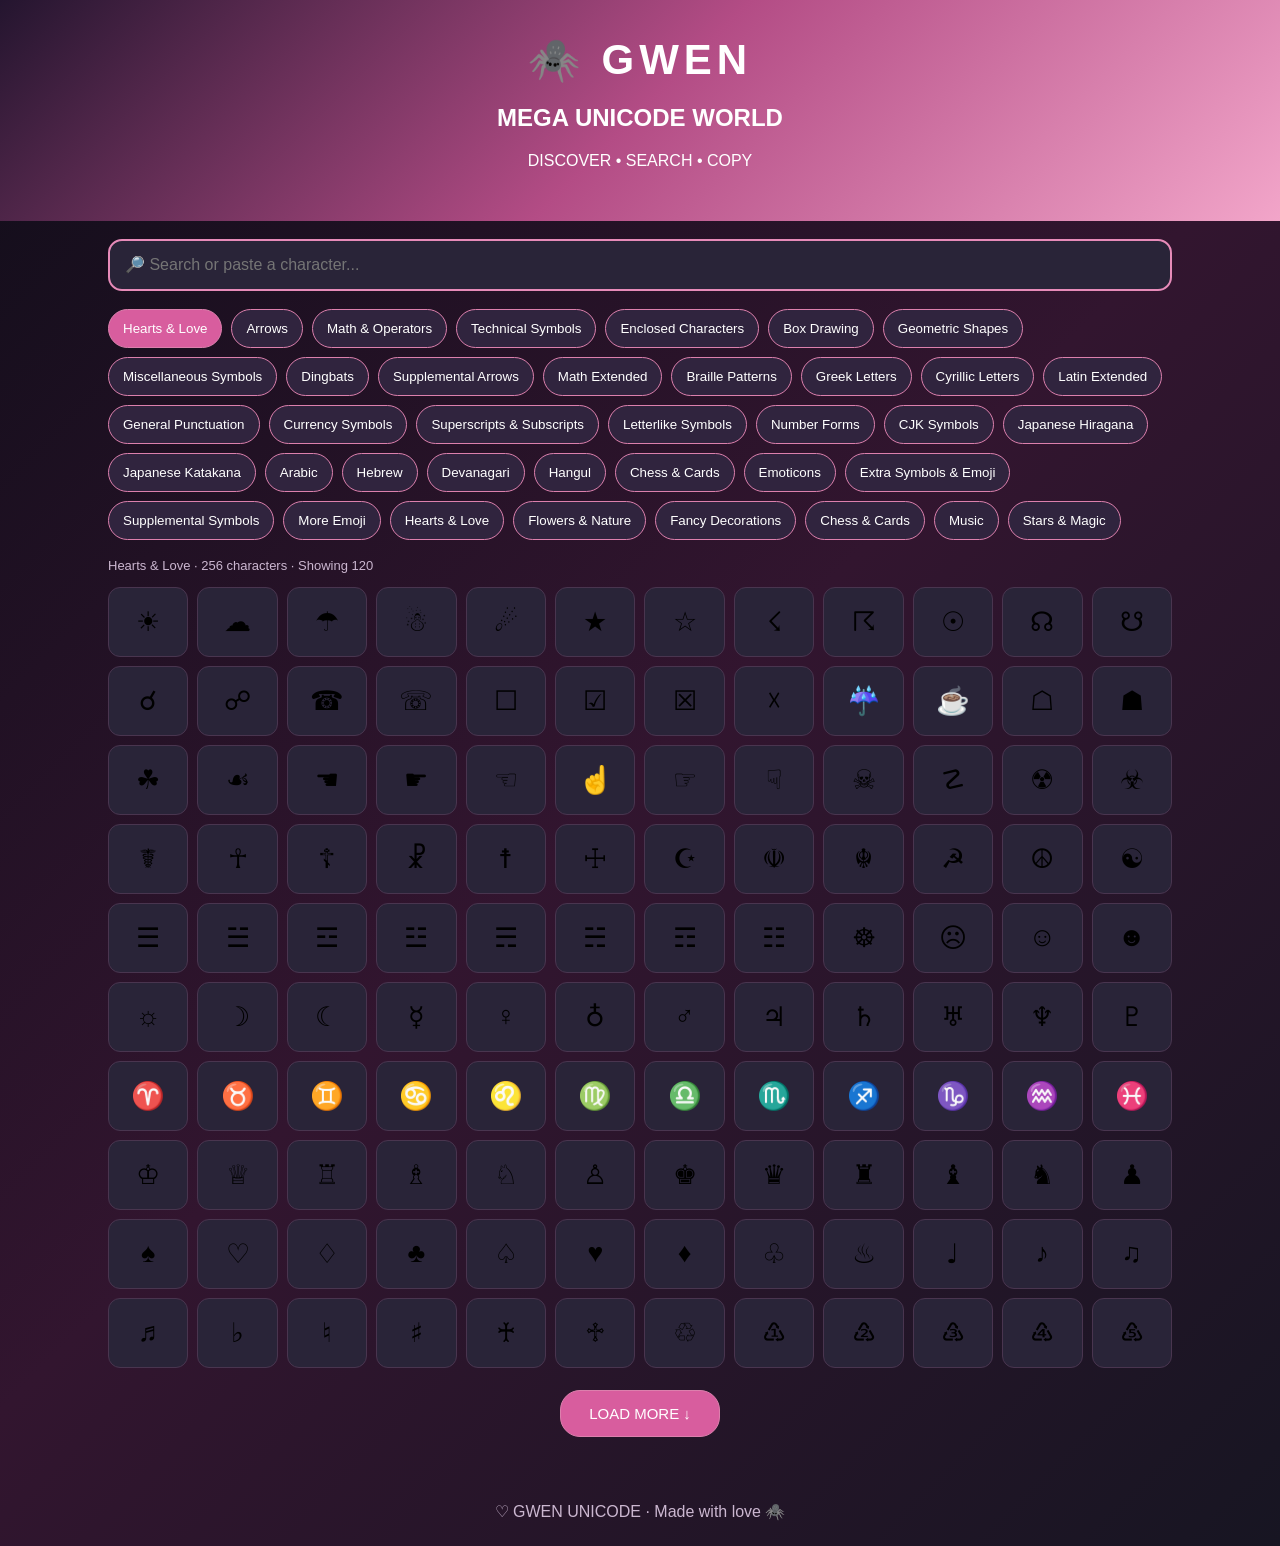
<file: index.html>
<!DOCTYPE html>
<html lang="en">
<head>
<meta charset="UTF-8">
<meta name="viewport" content="width=device-width,initial-scale=1">
<meta name="theme-color" content="#21152b">
<title>GWEN Unicode World</title>
<style>
*{box-sizing:border-box}
body{margin:0;background:linear-gradient(135deg,#100d19,#32152f,#171522);color:white;font-family:Arial,sans-serif}
header{text-align:center;padding:35px 15px;background:linear-gradient(135deg,#24152f,#b34c85,#f2a5c9)}
header h1{font-size:42px;letter-spacing:5px;margin:0}
header p{color:white}
main{max-width:1100px;margin:auto;padding:18px}
.search{width:100%;padding:15px;border-radius:14px;border:2px solid #e78bb9;background:#292438;color:white;font-size:16px}
h2{color:#f2a5c9}
.categories{display:flex;gap:9px;flex-wrap:wrap;margin:18px 0}
.categories button,.more{padding:11px 14px;border:1px solid #dc80ad;border-radius:20px;background:#30243e;color:white}
.categories button.active,.more{background:#d85d9e;color:white}
.info{color:#cbb7d0;font-size:13px;margin:14px 0}
.grid{display:grid;grid-template-columns:repeat(auto-fill,minmax(75px,1fr));gap:9px}
.symbol{background:#292438;border:1px solid #49354f;border-radius:12px;min-height:70px;display:flex;align-items:center;justify-content:center;font-size:27px;cursor:pointer}
.symbol:active{background:#bd5995}
.symbol:hover{border-color:#ed8cbe}
.actions{text-align:center;margin:22px}
.more{padding:14px 28px;font-size:15px}
footer{text-align:center;padding:25px;color:#cbb7d0}
#toast{position:fixed;bottom:20px;left:50%;transform:translateX(-50%);background:#ee9bc5;color:#28152b;padding:13px 22px;border-radius:25px;display:none}
</style>
</head>
<body>
<header>
<h1>🕷️ GWEN</h1>
<h2 style="color:white">MEGA UNICODE WORLD</h2>
<p>DISCOVER • SEARCH • COPY</p>
</header>
<main>
<input id="search" class="search" placeholder="🔎 Search or paste a character...">
<div class="categories" id="categories"></div>
<div class="info" id="info">Choose a category</div>
<div class="grid" id="grid"></div>
<div class="actions"><button class="more" id="more">LOAD MORE ↓</button></div>
</main>
<footer>♡ GWEN UNICODE · Made with love 🕷️</footer>
<div id="toast">Copied successfully! ♡</div>

<script>
const blocks=[
["Hearts & Love",0x2600,0x26FF],
["Arrows",0x2190,0x21FF],
["Math & Operators",0x2200,0x22FF],
["Technical Symbols",0x2300,0x23FF],
["Enclosed Characters",0x2460,0x24FF],
["Box Drawing",0x2500,0x257F],
["Geometric Shapes",0x25A0,0x25FF],
["Miscellaneous Symbols",0x2600,0x26FF],
["Dingbats",0x2700,0x27BF],
["Supplemental Arrows",0x27F0,0x27FF],
["Math Extended",0x2900,0x2AFF],
["Braille Patterns",0x2800,0x28FF],
["Greek Letters",0x0370,0x03FF],
["Cyrillic Letters",0x0400,0x04FF],
["Latin Extended",0x0100,0x024F],
["General Punctuation",0x2000,0x206F],
["Currency Symbols",0x20A0,0x20CF],
["Superscripts & Subscripts",0x2070,0x209F],
["Letterlike Symbols",0x2100,0x214F],
["Number Forms",0x2150,0x218F],
["CJK Symbols",0x3000,0x303F],
["Japanese Hiragana",0x3040,0x309F],
["Japanese Katakana",0x30A0,0x30FF],
["Arabic",0x0600,0x06FF],
["Hebrew",0x0590,0x05FF],
["Devanagari",0x0900,0x097F],
["Hangul",0xAC00,0xD7AF],
["Chess & Cards",0x1FA00,0x1FA6F],
["Emoticons",0x1F600,0x1F64F],
["Extra Symbols & Emoji",0x1F300,0x1F5FF],
["Supplemental Symbols",0x1F900,0x1F9FF],
["More Emoji",0x1FA70,0x1FAFF]
];

const decorations=[
["♡","♥","❤","❥","❣","ღ","ლ","დ","💗","💖","💕","💞"],
["✿","❀","❁","❃","❋","❊","❉","⚘","❦","❧","☘"],
["༺","༻","༄","࿐","꧁","꧂","𓆩","𓆪","『","』","【","】"],
["♔","♕","♖","♗","♘","♙","♚","♛","♜","♝","♞","♟"],
["♪","♫","♬","♩","♭","♮","♯"],
["★","☆","✦","✧","✩","✪","✫","✬","✭","✮","✯","✰","⋆"]
];

const assigned=/\p{Assigned}/u;
const categories=document.getElementById("categories");
const grid=document.getElementById("grid");
const search=document.getElementById("search");
const info=document.getElementById("info");
const more=document.getElementById("more");

let current=null,all=[],shown=0;
const batch=120;

function getCharacters(block){
let arr=[];
for(let n=block[1];n<=block[2];n++){
if(n>=0xD800&&n<=0xDFFF)continue;
try{
let c=String.fromCodePoint(n);
if(assigned.test(c)&&!/\p{Cc}|\p{Cf}|\p{Cs}/u.test(c)){
arr.push(c);
}
}catch(e){}
}
return arr;
}

function makeCategory(name,characters){
let b=document.createElement("button");
b.textContent=name;
b.onclick=()=>{
current={name,characters};
search.value="";
document.querySelectorAll(".categories button").forEach(x=>x.classList.remove("active"));
b.classList.add("active");
render();
};
categories.appendChild(b);
}

blocks.forEach(b=>makeCategory(b[0],getCharacters(b)));
decorations.forEach((d,i)=>makeCategory(
["Hearts & Love","Flowers & Nature","Fancy Decorations","Chess & Cards","Music","Stars & Magic"][i],
d
));

function render(){
all=current.characters;
shown=0;
grid.innerHTML="";
loadMore();
}

function loadMore(){
let query=search.value.trim().toLowerCase();
let filtered=all.filter(c=>c.toLowerCase().includes(query));
let part=filtered.slice(shown,shown+batch);

part.forEach(c=>{
let el=document.createElement("button");
el.className="symbol";
el.textContent=c;
el.title="Tap to copy "+c;
el.onclick=()=>copy(c);
grid.appendChild(el);
});

shown+=part.length;
info.textContent=current.name+" · "+filtered.length+" characters · Showing "+shown;
more.style.display=shown<filtered.length?"inline-block":"none";
}

function copy(c){
if(navigator.clipboard&&window.isSecureContext){
navigator.clipboard.writeText(c).then(toast).catch(()=>fallback(c));
}else fallback(c);
}

function fallback(c){
let t=document.createElement("textarea");
t.value=c;
document.body.appendChild(t);
t.select();
document.execCommand("copy");
t.remove();
toast();
}

function toast(){
let t=document.getElementById("toast");
t.style.display="block";
setTimeout(()=>t.style.display="none",1200);
}

search.addEventListener("input",()=>{
grid.innerHTML="";
shown=0;
loadMore();
});

more.onclick=loadMore;
categories.querySelector("button").click();
</script>
</body>
</html>
</file>
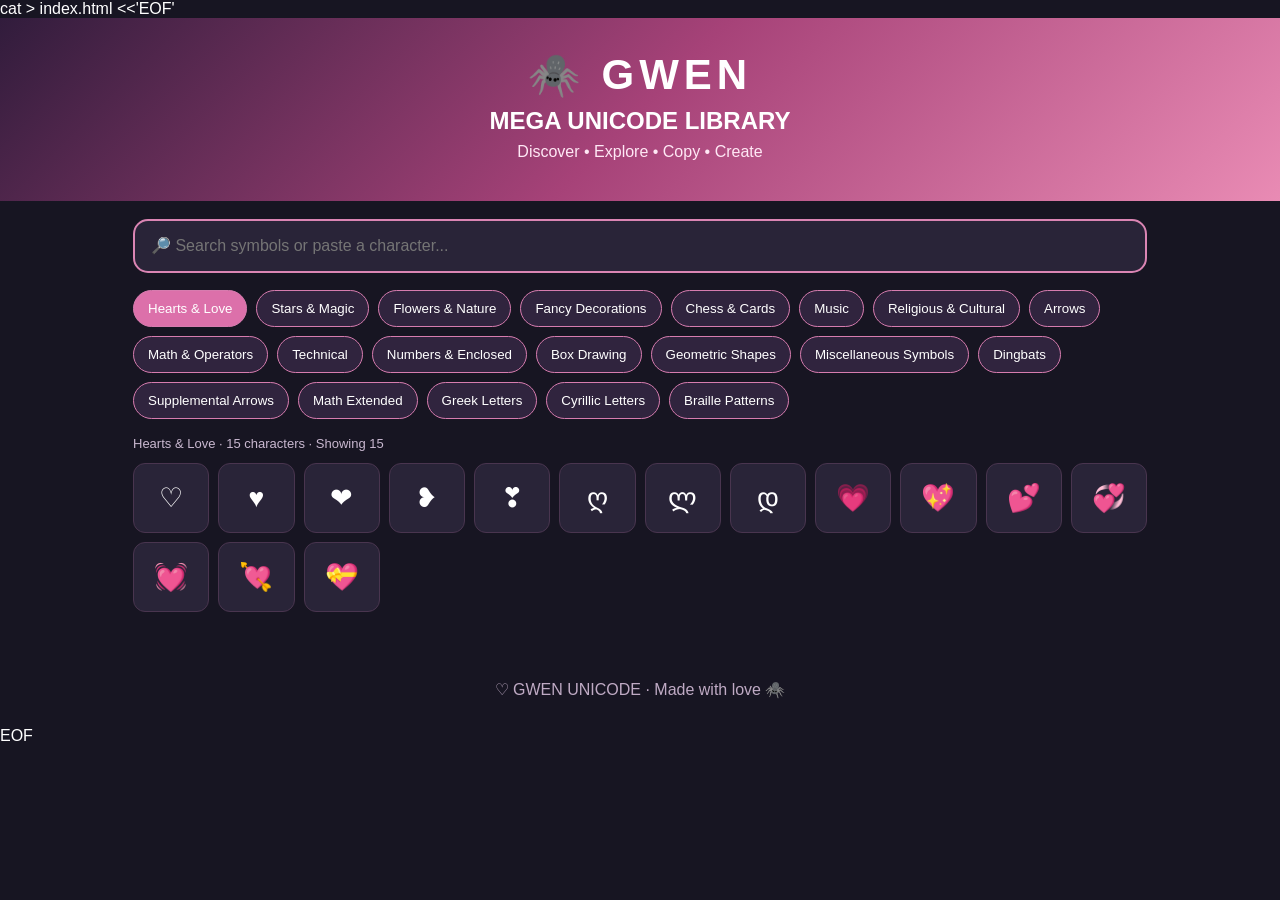
<file: index-backup.html>
cat > index.html <<'EOF'
<!DOCTYPE html>
<html lang="en">
<head>
<meta charset="UTF-8">
<meta name="viewport" content="width=device-width, initial-scale=1">
<meta name="theme-color" content="#21182c">
<title>GWEN | Mega Unicode</title>
<style>
*{box-sizing:border-box}
body{margin:0;background:#171522;color:#fff;font-family:Arial,sans-serif}
header{text-align:center;padding:32px 15px;background:linear-gradient(135deg,#311c3c,#a64278,#e98bb4)}
.logo{font-size:42px;font-weight:900;letter-spacing:5px}
header p{margin:8px;color:#ffe8f5}
main{max-width:1050px;margin:auto;padding:18px}
h2{color:#f3a6d0}
.search{width:100%;padding:16px;border-radius:15px;border:2px solid #db85b4;background:#292438;color:white;font-size:16px;outline:none}
.categories{display:flex;gap:9px;flex-wrap:wrap;margin:17px 0}
.categories button,.more{border:1px solid #d77caf;background:#30243e;color:white;padding:10px 14px;border-radius:20px;cursor:pointer}
.categories button.active,.more{background:#dc70aa}
.info{color:#c9b8d0;font-size:13px;margin:12px 0}
.grid{display:grid;grid-template-columns:repeat(auto-fill,minmax(72px,1fr));gap:9px}
.symbol{background:#292438;border:1px solid #49354f;border-radius:12px;min-height:70px;display:flex;align-items:center;justify-content:center;font-size:27px;cursor:pointer;position:relative}
.symbol:active{background:#bd5995}
.symbol small{position:absolute;bottom:3px;font-size:9px;color:#cbb6cc}
.symbol:hover{border-color:#ed8cbe}
.actions{text-align:center;margin:22px}
.more{padding:13px 25px;font-size:15px}
footer{text-align:center;padding:28px;color:#bfaac4}
#toast{position:fixed;bottom:20px;left:50%;transform:translateX(-50%);background:#e783b7;color:#24152a;padding:12px 22px;border-radius:25px;display:none}
</style>
</head>
<body>
<header>
<div class="logo">🕷️ GWEN</div>
<h2 style="color:white;margin:8px">MEGA UNICODE LIBRARY</h2>
<p>Discover • Explore • Copy • Create</p>
</header>
<main>
<input class="search" id="search" placeholder="🔎 Search symbols or paste a character...">
<div class="categories" id="categories"></div>
<div class="info" id="info"></div>
<div class="grid" id="grid"></div>
<div class="actions"><button class="more" id="more">LOAD MORE ↓</button></div>
</main>
<footer>♡ GWEN UNICODE · Made with love 🕷️</footer>
<div id="toast">Copied successfully! ♡</div>

<script>
const blocks=[
{name:"Hearts & Love",chars:"♡ ♥ ❤ ❥ ❣ ღ ლ დ 💗 💖 💕 💞 💓 💘 💝"},
{name:"Stars & Magic",chars:"★ ☆ ✦ ✧ ✩ ✪ ✫ ✬ ✭ ✮ ✯ ✰ ⋆ ⭑ ⭒ ✵ ✶ ✷ ✸ ✹ ✺"},
{name:"Flowers & Nature",chars:"✿ ❀ ❁ ❃ ❋ ❊ ❉ ⚘ ❦ ❧ ☘ ♧ ♣ ♠ ☼ ☀ ☁ ☂ ☃ ❄"},
{name:"Fancy Decorations",chars:"༺ ༻ ༄ ࿐ ꧁ ꧂ 𓆩 𓆪 『 』 【 】 《 》 〈 〉 ۞ ۩"},
{name:"Chess & Cards",chars:"♔ ♕ ♖ ♗ ♘ ♙ ♚ ♛ ♜ ♝ ♞ ♟ ♠ ♣ ♦ ♥"},
{name:"Music",chars:"♪ ♫ ♬ ♩ ♭ ♮ ♯ °"},
{name:"Religious & Cultural",chars:"☯ ☮ ☪ ✝ ✞ ✟ ☸ ॐ 卍 卐"},
{name:"Arrows",range:[0x2190,0x21FF]},
{name:"Math & Operators",range:[0x2200,0x22FF]},
{name:"Technical",range:[0x2300,0x23FF]},
{name:"Numbers & Enclosed",range:[0x2460,0x24FF]},
{name:"Box Drawing",range:[0x2500,0x257F]},
{name:"Geometric Shapes",range:[0x25A0,0x25FF]},
{name:"Miscellaneous Symbols",range:[0x2600,0x26FF]},
{name:"Dingbats",range:[0x2700,0x27BF]},
{name:"Supplemental Arrows",range:[0x27F0,0x27FF]},
{name:"Math Extended",range:[0x2900,0x2AFF]},
{name:"Greek Letters",range:[0x0370,0x03FF]},
{name:"Cyrillic Letters",range:[0x0400,0x04FF]},
{name:"Braille Patterns",range:[0x2800,0x28FF]}
];

function getChars(category){
if(category.chars)return [...new Set([...category.chars.replace(/\s/g,"")])];
const [start,end]=category.range;
let arr=[];
for(let i=start;i<=end;i++){
try{
let c=String.fromCodePoint(i);
if(!/[\u0000-\u001F\u007F-\u009F]/.test(c))arr.push(c);
}catch(e){}
}
return arr;
}
let current=blocks[0],all=[],shown=0,step=120;
const grid=document.getElementById("grid");
const cats=document.getElementById("categories");
const info=document.getElementById("info");
const more=document.getElementById("more");
const search=document.getElementById("search");

blocks.forEach((b)=>{
let btn=document.createElement("button");
btn.textContent=b.name;
btn.onclick=()=>{
current=b;search.value="";
document.querySelectorAll(".categories button").forEach(x=>x.classList.remove("active"));
btn.classList.add("active");
render();
};
cats.appendChild(btn);
});

function render(){
all=getChars(current);
shown=0;
grid.innerHTML="";
load();
}
function load(){
let filtered=all.filter(c=>c.includes(search.value));
let part=filtered.slice(shown,shown+step);
part.forEach(c=>{
let el=document.createElement("div");
el.className="symbol";
el.innerHTML="";
let char=document.createElement("span");
char.textContent=c;
el.appendChild(char);
el.onclick=()=>copy(c);
grid.appendChild(el);
});
shown+=part.length;
info.textContent=current.name+" · "+filtered.length+" characters · Showing "+shown;
more.style.display=shown<filtered.length?"inline-block":"none";
}
function copy(c){
if(navigator.clipboard && window.isSecureContext){
navigator.clipboard.writeText(c).then(()=>toast());
}else{
let t=document.createElement("textarea");
t.value=c;document.body.appendChild(t);t.select();
document.execCommand("copy");t.remove();toast();
}
}
function toast(){
let t=document.getElementById("toast");
t.style.display="block";
setTimeout(()=>t.style.display="none",1200);
}
search.addEventListener("input",()=>{
grid.innerHTML="";shown=0;load();
});
more.onclick=load;
cats.querySelector("button").classList.add("active");
render();
</script>
</body>
</html>
EOF
</file>
